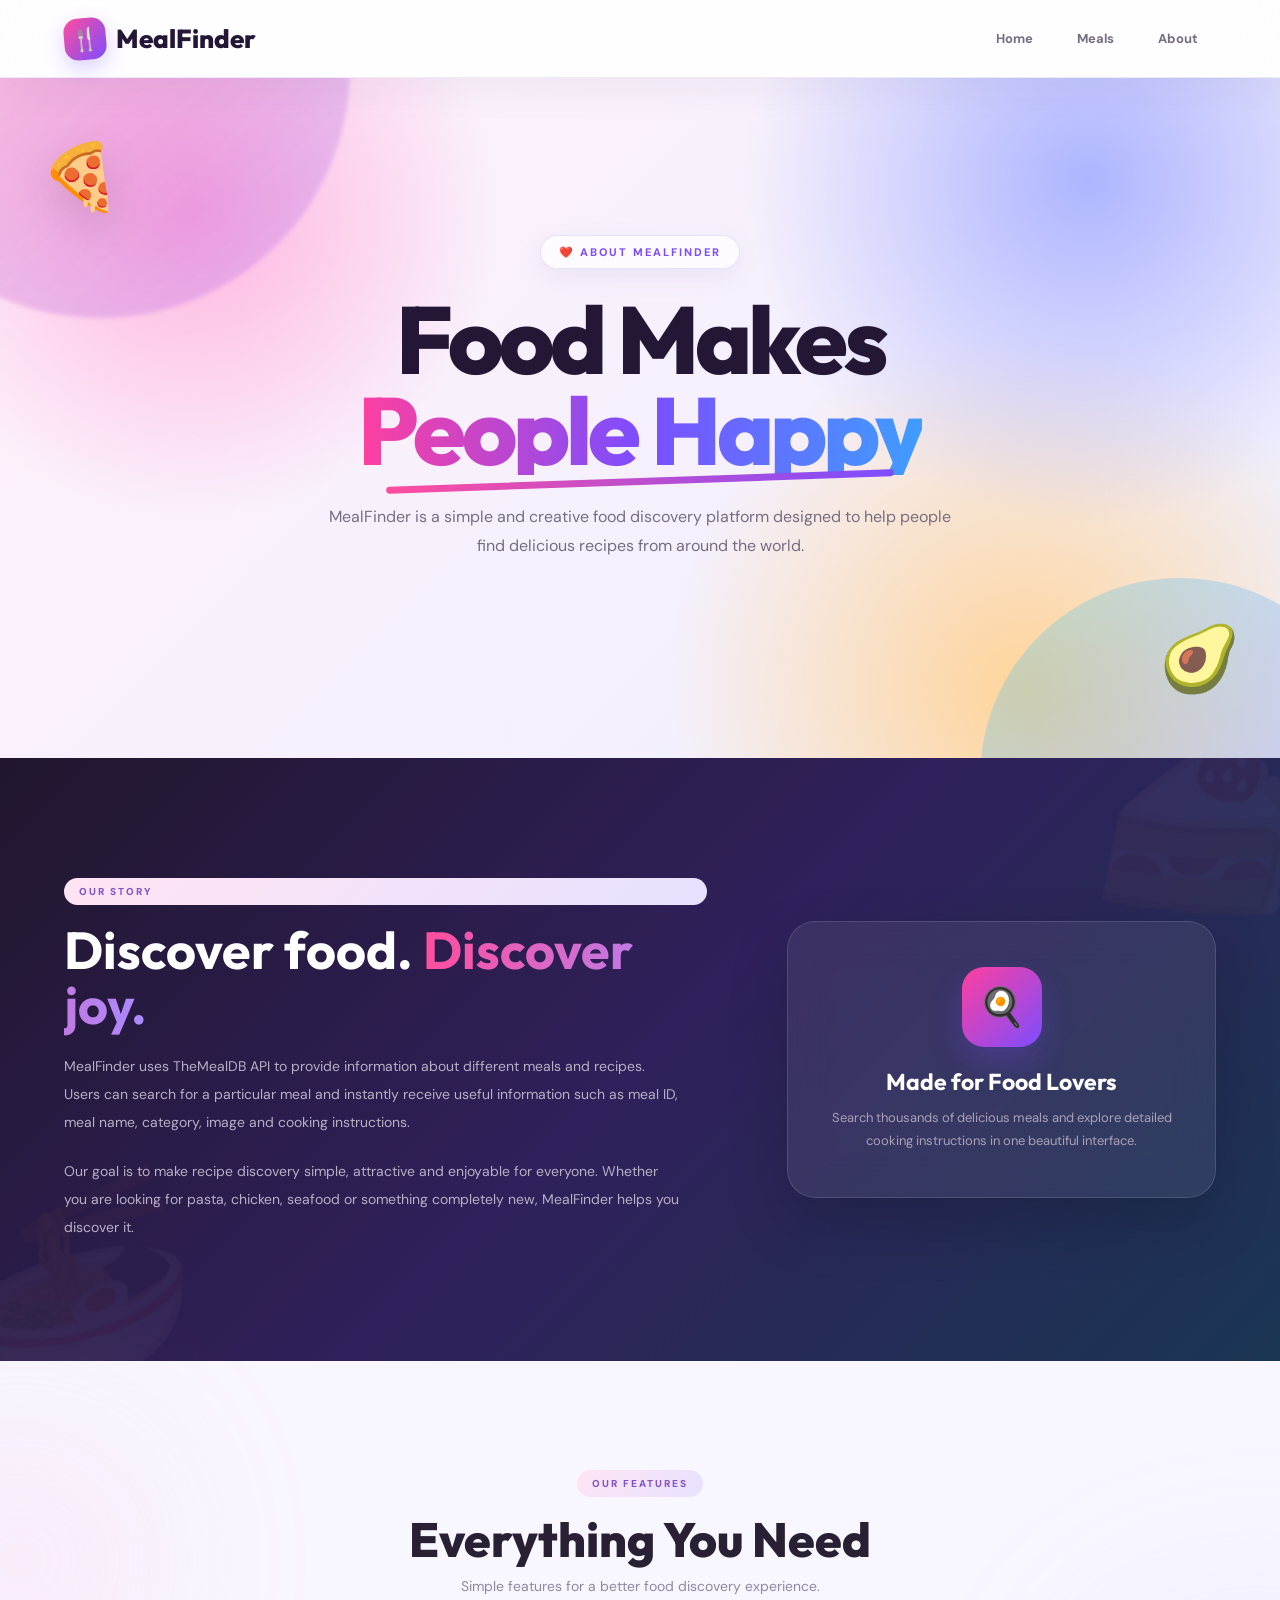
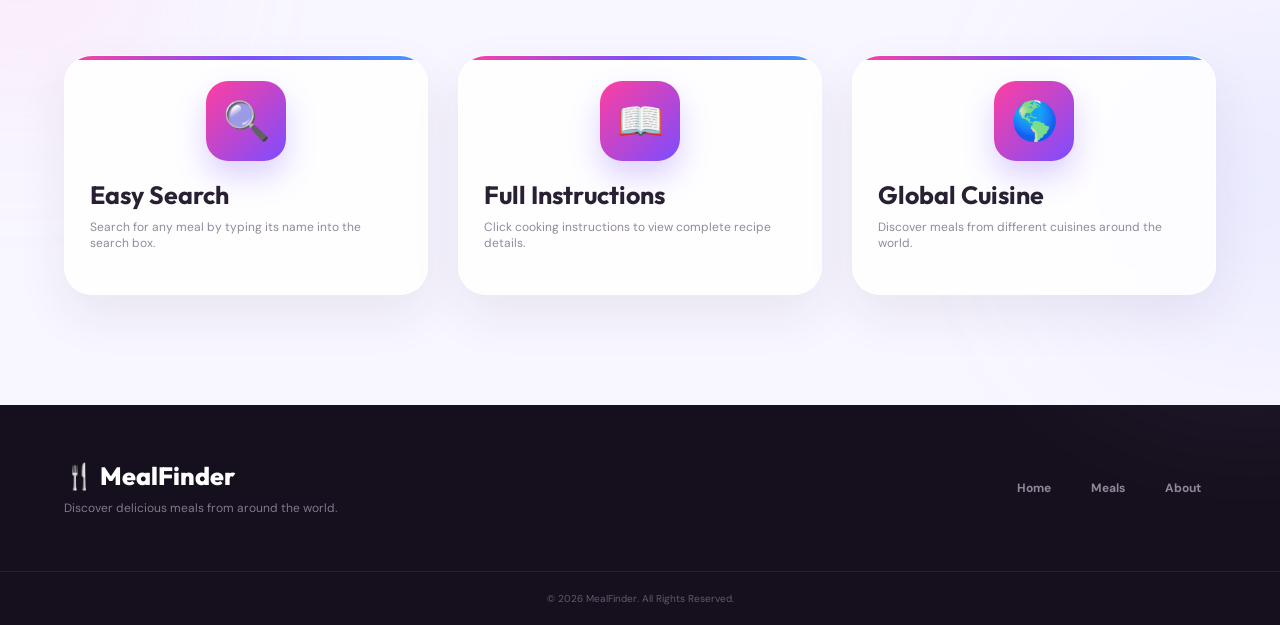
<file: about.html>
<!DOCTYPE html>
<html lang="en">

<head>

    <meta charset="UTF-8">

    <meta
        name="viewport"
        content="width=device-width, initial-scale=1.0"
    >

    <title>MealFinder | About</title>

    <link rel="stylesheet" href="style.css">

</head>

<body>


    <!-- HEADER -->

    <header class="header">

        <div class="container nav-container">

            <a href="index.html" class="logo">

                <span>🍴</span>

                MealFinder

            </a>


            <nav class="navbar">

                <a href="index.html">
                    Home
                </a>

                <a href="meal.html">
                    Meals
                </a>

                <a href="about.html">
                    About
                </a>

            </nav>

        </div>

    </header>



    <!-- ABOUT HERO -->

    <section class="hero about-hero">

        <div class="hero-content">

            <div class="hero-tag">
                ❤️ ABOUT MEALFINDER
            </div>

            <h1>
                Food Makes
                <span>People Happy</span>
            </h1>

            <p>
                MealFinder is a simple and creative food discovery
                platform designed to help people find delicious
                recipes from around the world.
            </p>

        </div>

    </section>



    <!-- ABOUT SECTION -->

    <section class="about-section">

        <div class="container">

            <div class="about-content">

                <div>

                    <div class="about-tag">
                        OUR STORY
                    </div>

                    <h2>
                        Discover food.
                        <span>Discover joy.</span>
                    </h2>

                    <p>
                        MealFinder uses TheMealDB API to provide
                        information about different meals and recipes.
                        Users can search for a particular meal and
                        instantly receive useful information such as
                        meal ID, meal name, category, image and
                        cooking instructions.
                    </p>

                    <br>

                    <p>
                        Our goal is to make recipe discovery simple,
                        attractive and enjoyable for everyone.
                        Whether you are looking for pasta, chicken,
                        seafood or something completely new,
                        MealFinder helps you discover it.
                    </p>

                </div>


                <div class="about-card">

                    <div class="about-icon">
                        🍳
                    </div>

                    <h3>
                        Made for Food Lovers
                    </h3>

                    <p>
                        Search thousands of delicious meals and
                        explore detailed cooking instructions
                        in one beautiful interface.
                    </p>

                </div>

            </div>

        </div>

    </section>



    <!-- FEATURES -->

    <section class="results-section">

        <div class="container">

            <div class="section-heading">

                <span>OUR FEATURES</span>

                <h2>
                    Everything You Need
                </h2>

                <p>
                    Simple features for a better food discovery
                    experience.
                </p>

            </div>


            <div class="meal-grid">


                <div class="meal-card">

                    <div class="meal-content">

                        <div class="about-icon">
                            🔍
                        </div>

                        <h3 class="meal-title">
                            Easy Search
                        </h3>

                        <p class="meal-name">
                            Search for any meal by typing its name
                            into the search box.
                        </p>

                    </div>

                </div>


                <div class="meal-card">

                    <div class="meal-content">

                        <div class="about-icon">
                            📖
                        </div>

                        <h3 class="meal-title">
                            Full Instructions
                        </h3>

                        <p class="meal-name">
                            Click cooking instructions to view
                            complete recipe details.
                        </p>

                    </div>

                </div>


                <div class="meal-card">

                    <div class="meal-content">

                        <div class="about-icon">
                            🌎
                        </div>

                        <h3 class="meal-title">
                            Global Cuisine
                        </h3>

                        <p class="meal-name">
                            Discover meals from different cuisines
                            around the world.
                        </p>

                    </div>

                </div>


            </div>

        </div>

    </section>



    <!-- FOOTER -->

    <footer class="footer">

        <div class="container footer-content">

            <div>

                <div class="footer-logo">
                    🍴 MealFinder
                </div>

                <p>
                    Discover delicious meals from around the world.
                </p>

            </div>


            <div class="footer-links">

                <a href="index.html">
                    Home
                </a>

                <a href="meal.html">
                    Meals
                </a>

                <a href="about.html">
                    About
                </a>

            </div>

        </div>


        <div class="copyright">

            <p>
                © 2026 MealFinder. All Rights Reserved.
            </p>

        </div>

    </footer>


</body>

</html>
</file>
<file: style.css>
/* =========================================================
   MEALFINDER
   CREATIVE FOOD DISCOVERY UI
========================================================= */

@import url('https://fonts.googleapis.com/css2?family=DM+Sans:wght@400;500;600;700&family=Outfit:wght@400;500;600;700;800&display=swap');


/* =========================================================
   GLOBAL
========================================================= */

* {
    margin: 0;
    padding: 0;
    box-sizing: border-box;
}

html {
    scroll-behavior: smooth;
}

body {
    font-family: "DM Sans", sans-serif;
    color: #24202d;
    background: #f8f6ff;
    overflow-x: hidden;
}

a {
    text-decoration: none;
}

button,
input {
    font-family: inherit;
}

button {
    cursor: pointer;
}

img {
    width: 100%;
    display: block;
}

.container {
    width: 90%;
    max-width: 1250px;
    margin: auto;
}

.hidden {
    display: none !important;
}


/* =========================================================
   HEADER
========================================================= */

.header {
    position: sticky;
    top: 0;
    z-index: 9999;

    height: 78px;

    background: rgba(255,255,255,0.78);

    -webkit-backdrop-filter: blur(25px);
    backdrop-filter: blur(25px);

    border-bottom: 1px solid rgba(120,80,180,0.12);

    box-shadow:
        0 10px 40px rgba(50,30,80,0.06);
}

.nav-container {
    height: 100%;

    display: flex;
    align-items: center;
    justify-content: space-between;
}


/* =========================================================
   LOGO
========================================================= */

.logo {
    display: flex;
    align-items: center;
    gap: 10px;

    font-family: "Outfit", sans-serif;

    font-size: 26px;
    font-weight: 800;

    color: #241735;
}

.logo span {
    width: 42px;
    height: 42px;

    display: flex;
    align-items: center;
    justify-content: center;

    border-radius: 14px;

    background:
        linear-gradient(
            135deg,
            #ff4d9d,
            #7c4dff
        );

    box-shadow:
        0 8px 20px rgba(124,77,255,0.25);

    font-size: 22px;

    transform: rotate(-5deg);

    transition: 0.3s;
}

.logo:hover span {
    transform:
        rotate(5deg)
        scale(1.08);
}


/* =========================================================
   NAVIGATION
========================================================= */

.navbar {
    display: flex;
    gap: 8px;
}

.navbar a {
    position: relative;

    padding: 10px 18px;

    color: #756d80;

    font-size: 13px;
    font-weight: 700;

    border-radius: 30px;

    transition: 0.3s;
}

.navbar a::after {
    content: "";

    position: absolute;

    left: 50%;
    bottom: 4px;

    width: 0;
    height: 2px;

    background:
        linear-gradient(
            90deg,
            #ff4d9d,
            #7c4dff
        );

    transform: translateX(-50%);

    transition: 0.3s;
}

.navbar a:hover {
    color: #7c4dff;
}

.navbar a:hover::after {
    width: 25px;
}


/* =========================================================
   HERO
========================================================= */

.hero {
    position: relative;

    min-height: 680px;

    display: flex;
    align-items: center;
    justify-content: center;

    text-align: center;

    overflow: hidden;

    background:
        radial-gradient(
            circle at 15% 20%,
            #ffb3df,
            transparent 25%
        ),
        radial-gradient(
            circle at 85% 15%,
            #aeb5ff,
            transparent 28%
        ),
        radial-gradient(
            circle at 80% 90%,
            #ffd49a,
            transparent 30%
        ),
        linear-gradient(
            135deg,
            #fff1fa,
            #eef0ff
        );
}


/* decorative blobs */

.hero::before {
    content: "";

    position: absolute;

    width: 500px;
    height: 500px;

    border-radius: 50%;

    background:
        linear-gradient(
            135deg,
            rgba(255,77,157,0.35),
            rgba(124,77,255,0.2)
        );

    filter: blur(2px);

    top: -260px;
    left: -150px;

    animation:
        blobMove 8s ease-in-out infinite;
}

.hero::after {
    content: "";

    position: absolute;

    width: 400px;
    height: 400px;

    border-radius: 50%;

    background:
        linear-gradient(
            135deg,
            rgba(0,210,255,0.22),
            rgba(124,77,255,0.25)
        );

    bottom: -220px;
    right: -100px;

    animation:
        blobMove 10s ease-in-out infinite reverse;
}

@keyframes blobMove {

    0%,
    100% {
        transform: translate(0,0) rotate(0);
    }

    50% {
        transform:
            translate(35px,25px)
            rotate(15deg);
    }

}


/* =========================================================
   FLOATING FOOD
========================================================= */

.hero-content::before {
    content: "🍕";

    position: absolute;

    top: -100px;
    left: -150px;

    font-size: 65px;

    filter:
        drop-shadow(
            0 15px 20px rgba(0,0,0,0.12)
        );

    animation:
        foodFloat 5s ease-in-out infinite;
}

.hero-content::after {
    content: "🥑";

    position: absolute;

    bottom: -100px;
    right: -150px;

    font-size: 65px;

    animation:
        foodFloat 6s ease-in-out infinite reverse;
}

@keyframes foodFloat {

    0%,
    100% {
        transform:
            translateY(0)
            rotate(-8deg);
    }

    50% {
        transform:
            translateY(-25px)
            rotate(10deg);
    }

}


/* =========================================================
   HERO CONTENT
========================================================= */

.hero-content {
    position: relative;
    z-index: 2;

    width: min(900px, 90%);
}


/* =========================================================
   HERO TAG
========================================================= */

.hero-tag {
    display: inline-flex;

    padding: 9px 18px;

    margin-bottom: 25px;

    border: 1px solid rgba(124,77,255,0.15);

    border-radius: 50px;

    background:
        rgba(255,255,255,0.7);

    -webkit-backdrop-filter: blur(10px);
    -webkit-backdrop-filter: blur(10px);
    -webkit-backdrop-filter: blur(10px);
    -webkit-backdrop-filter: blur(10px);
    backdrop-filter: blur(10px);

    color: #7c4dff;

    font-size: 11px;
    font-weight: 800;

    letter-spacing: 2px;

    box-shadow:
        0 8px 25px rgba(100,70,150,0.08);
}


/* =========================================================
   HERO TITLE
========================================================= */

.hero h1 {
    font-family: "Outfit", sans-serif;

    font-size: clamp(55px, 8vw, 95px);

    line-height: 0.95;

    font-weight: 800;

    letter-spacing: -4px;

    color: #241735;

    margin-bottom: 28px;
}

.hero h1 span {
    display: inline-block;

    background:
        linear-gradient(
            90deg,
            #ff3f9f,
            #7c4dff,
            #3f9dff
        );

    -webkit-background-clip: text;
    background-clip: text;

    color: transparent;

    position: relative;
}

.hero h1 span::after {
    content: "";

    position: absolute;

    left: 5%;
    bottom: -10px;

    width: 90%;
    height: 7px;

    border-radius: 20px;

    background:
        linear-gradient(
            90deg,
            #ff4d9d,
            #7c4dff
        );

    transform:
        rotate(-2deg);
}


/* =========================================================
   HERO DESCRIPTION
========================================================= */

.hero p {
    max-width: 650px;

    margin: 0 auto 40px;

    color: #766e80;

    font-size: 16px;

    line-height: 1.8;
}


/* =========================================================
   SEARCH
========================================================= */

.search-box {
    position: relative;

    display: flex;

    width: min(720px,100%);

    margin: auto;

    padding: 7px;

    background: rgba(255,255,255,0.85);

    border: 2px solid white;

    border-radius: 24px;

    box-shadow:
        0 25px 70px rgba(90,60,130,0.15);

    -webkit-backdrop-filter: blur(15px);
    -webkit-backdrop-filter: blur(15px);
    -webkit-backdrop-filter: blur(15px);
    backdrop-filter: blur(15px);

    transition: 0.4s;
}

.search-box:focus-within {
    transform: translateY(-5px);

    box-shadow:
        0 30px 80px rgba(90,60,130,0.22);
}

.search-box input {
    flex: 1;

    border: none;
    outline: none;

    background: transparent;

    padding: 16px 20px;

    color: #31283b;

    font-size: 15px;
}

.search-box input::placeholder {
    color: #aaa2b0;
}

.search-box button {
    border: none;

    padding: 15px 30px;

    border-radius: 18px;

    background:
        linear-gradient(
            135deg,
            #ff3f9f,
            #7c4dff
        );

    color: white;

    font-weight: 800;

    box-shadow:
        0 10px 25px rgba(124,77,255,0.3);

    transition: 0.3s;
}

.search-box button:hover {
    transform: scale(1.04);

    box-shadow:
        0 15px 35px rgba(124,77,255,0.4);
}


/* =========================================================
   RESULTS
========================================================= */

.results-section {
    position: relative;

    padding: 110px 0;

    background:
        #f8f6ff;
}

.results-section::before {
    content: "";

    position: absolute;

    width: 200px;
    height: 200px;

    border-radius: 50%;

    background: #ffb7df;

    filter: blur(100px);

    opacity: 0.35;

    left: -80px;
    top: 100px;
}

.results-section::after {
    content: "";

    position: absolute;

    width: 250px;
    height: 250px;

    border-radius: 50%;

    background: #b5baff;

    filter: blur(110px);

    opacity: 0.35;

    right: -100px;
    bottom: 100px;
}


/* =========================================================
   SECTION HEADING
========================================================= */

.section-heading {
    position: relative;
    z-index: 2;

    text-align: center;

    margin-bottom: 60px;
}

.section-heading span,
.about-tag {
    padding: 7px 15px;

    border-radius: 30px;

    background:
        linear-gradient(
            135deg,
            #ffe4f3,
            #e7e1ff
        );

    color: #8152c9;

    font-size: 10px;
    font-weight: 800;

    letter-spacing: 2px;
}

.section-heading h2 {
    margin: 17px 0 8px;

    font-family: "Outfit", sans-serif;

    font-size: 48px;

    font-weight: 800;

    color: #292034;
}

.section-heading p {
    color: #91889d;

    font-size: 14px;
}


/* =========================================================
   MEAL GRID
========================================================= */

.meal-grid {
    position: relative;
    z-index: 2;

    display: grid;

    grid-template-columns:
        repeat(3, 1fr);

    gap: 30px;
}


/* =========================================================
   MEAL CARD
========================================================= */

.meal-card {
    position: relative;

    overflow: hidden;

    display: flex;
    flex-direction: column;

    background:
        rgba(255,255,255,0.85);

    border: 1px solid rgba(255,255,255,0.95);

    border-radius: 28px;

    box-shadow:
        0 20px 50px rgba(50,35,90,0.08);

    backdrop-filter: blur(15px);

    transition:
        transform 0.45s ease,
        box-shadow 0.45s ease;
}

.meal-card:hover {
    transform:
        translateY(-12px);

    box-shadow:
        0 35px 80px rgba(50,35,90,0.15);
}


/* colored top line */

.meal-card::before {
    content: "";

    position: absolute;

    top: 0;
    left: 0;

    width: 100%;
    height: 4px;

    background:
        linear-gradient(
            90deg,
            #ff3f9f,
            #7c4dff,
            #3f9dff
        );

    z-index: 5;
}


/* =========================================================
   MEAL IMAGE
========================================================= */

.meal-image {
    position: relative;

    height: 255px;

    overflow: hidden;
}

.meal-image img {
    height: 100%;

    object-fit: cover;

    transition:
        transform 0.7s ease;
}

.meal-card:hover .meal-image img {
    transform: scale(1.12);
}


/* image gradient */

.meal-image::after {
    content: "";

    position: absolute;

    inset: 0;

    background:
        linear-gradient(
            to bottom,
            transparent 50%,
            rgba(20,12,30,0.35)
        );
}


/* =========================================================
   ID BADGE
========================================================= */

.meal-id {
    position: absolute;

    top: 16px;
    right: 16px;

    z-index: 4;

    padding: 8px 13px;

    border-radius: 12px;

    background:
        rgba(255,255,255,0.88);

    backdrop-filter: blur(10px);

    color: #5f4d72;

    font-size: 10px;
    font-weight: 800;

    box-shadow:
        0 8px 20px rgba(0,0,0,0.12);
}


/* =========================================================
   MEAL CONTENT
========================================================= */

.meal-content {
    display: flex;
    flex-direction: column;

    flex: 1;

    padding: 25px;
}

.meal-category {
    width: fit-content;

    padding: 6px 11px;

    margin-bottom: 12px;

    border-radius: 8px;

    background:
        #f0eaff;

    color: #7551bd;

    font-size: 9px;

    font-weight: 900;

    letter-spacing: 1.5px;

    text-transform: uppercase;
}

.meal-title {
    font-family: "Outfit", sans-serif;

    font-size: 25px;

    line-height: 1.15;

    color: #292034;

    margin-bottom: 9px;
}

.meal-name {
    margin-bottom: 18px;

    color: #92899b;

    font-size: 12px;
}

.meal-name strong {
    color: #62586b;
}

.instruction-title {
    color: #3a3044;

    font-size: 13px;
    font-weight: 800;

    margin-bottom: 8px;
}

.instruction-title::before {
    content: "👨‍🍳";

    margin-right: 6px;
}

.instructions {
    color: #82798c;

    font-size: 12px;

    line-height: 1.8;

    display: -webkit-box;

    -webkit-line-clamp: 4;

    line-clamp: 4;

    -webkit-box-orient: vertical;

    overflow: hidden;
}


/* =========================================================
   COOKING BUTTON
========================================================= */

.instruction-btn {
    width: 100%;

    margin-top: 20px;

    padding: 13px;

    border: none;

    border-radius: 15px;

    background:
        linear-gradient(
            135deg,
            #292034,
            #60439a
        );

    color: white;

    font-size: 12px;
    font-weight: 800;

    box-shadow:
        0 8px 20px rgba(60,40,100,0.2);

    transition: 0.35s;
}

.instruction-btn:hover {
    background:
        linear-gradient(
            135deg,
            #ff3f9f,
            #7c4dff
        );

    transform:
        translateY(-3px);

    box-shadow:
        0 13px 30px rgba(124,77,255,0.3);
}


/* =========================================================
   SHOW ALL
========================================================= */

.show-all-container {
    position: relative;
    z-index: 3;

    display: flex;

    justify-content: center;

    margin-top: 60px;
}

.show-all-btn {
    position: relative;

    overflow: hidden;

    border: none;

    padding: 16px 35px;

    border-radius: 50px;

    background:
        linear-gradient(
            135deg,
            #ff3f9f,
            #7c4dff
        );

    color: white;

    font-size: 12px;

    font-weight: 900;

    letter-spacing: 1.5px;

    box-shadow:
        0 12px 30px rgba(124,77,255,0.3);

    transition: 0.35s;
}

.show-all-btn::before {
    content: "";

    position: absolute;

    top: 0;
    left: -100%;

    width: 100%;
    height: 100%;

    background:
        linear-gradient(
            90deg,
            transparent,
            rgba(255,255,255,0.35),
            transparent
        );

    transition: 0.5s;
}

.show-all-btn:hover::before {
    left: 100%;
}

.show-all-btn:hover {
    transform:
        translateY(-5px)
        scale(1.04);
}


/* =========================================================
   LOADING
========================================================= */

.loading {
    position: relative;
    z-index: 5;

    text-align: center;

    padding: 70px;

    color: #81778d;
}

.spinner {
    width: 58px;
    height: 58px;

    margin: auto auto 18px;

    border: 4px solid #e9e2f5;

    border-top-color: #ff3f9f;

    border-right-color: #7c4dff;

    border-radius: 50%;

    animation:
        spin 0.8s linear infinite;
}

@keyframes spin {
    to {
        transform: rotate(360deg);
    }
}


/* =========================================================
   MESSAGE
========================================================= */

.message {
    position: relative;
    z-index: 5;

    width: min(650px,90%);

    margin: 30px auto;

    padding: 25px;

    text-align: center;

    border-radius: 20px;

    background: white;

    border: 1px solid #eadff5;

    color: #7d728a;

    box-shadow:
        0 15px 40px rgba(70,40,100,0.08);
}


/* =========================================================
   ABOUT
========================================================= */

.about-section {
    position: relative;

    padding: 120px 0;

    overflow: hidden;

    background:
        linear-gradient(
            135deg,
            #21162e,
            #30205b,
            #1a3653
        );

    color: white;
}

.about-section::before {
    content: "🍜";

    position: absolute;

    font-size: 200px;

    opacity: 0.04;

    left: -50px;
    bottom: -60px;

    transform: rotate(-15deg);
}

.about-section::after {
    content: "🍰";

    position: absolute;

    font-size: 180px;

    opacity: 0.04;

    right: -40px;
    top: -50px;

    transform: rotate(15deg);
}

.about-content {
    position: relative;
    z-index: 2;

    display: grid;

    grid-template-columns:
        1.5fr 1fr;

    align-items: center;

    gap: 80px;
}

.about-content h2 {
    margin: 18px 0 20px;

    font-family: "Outfit", sans-serif;

    font-size: 52px;

    line-height: 1.05;

    color: white;
}

.about-content h2 span {
    background:
        linear-gradient(
            90deg,
            #ff4d9d,
            #a98bff
        );

    -webkit-background-clip: text;
    background-clip: text;

    color: transparent;
}

.about-content > div:first-child p {
    max-width: 620px;

    color: #b8afc5;

    font-size: 14px;

    line-height: 2;
}


/* =========================================================
   ABOUT CARD
========================================================= */

.about-card {
    padding: 45px 35px;

    text-align: center;

    border: 1px solid rgba(255,255,255,0.12);

    border-radius: 28px;

    background:
        rgba(255,255,255,0.07);

    -webkit-backdrop-filter: blur(20px);
    backdrop-filter: blur(20px);

    box-shadow:
        0 25px 60px rgba(0,0,0,0.18);

    transition: 0.4s;
}

.about-card:hover {
    transform: translateY(-10px);

    background:
        rgba(255,255,255,0.1);
}

.about-icon {
    width: 80px;
    height: 80px;

    display: flex;
    align-items: center;
    justify-content: center;

    margin: auto auto 20px;

    border-radius: 22px;

    background:
        linear-gradient(
            135deg,
            #ff3f9f,
            #7c4dff
        );

    font-size: 38px;

    box-shadow:
        0 15px 30px rgba(124,77,255,0.25);
}

.about-card h3 {
    margin-bottom: 10px;

    font-family: "Outfit", sans-serif;

    font-size: 23px;
}

.about-card p {
    color: #aaa1b6;

    font-size: 13px;

    line-height: 1.8;
}


/* =========================================================
   FOOTER
========================================================= */

.footer {
    background: #16101e;

    color: white;
}

.footer-content {
    display: flex;

    justify-content: space-between;
    align-items: center;

    padding: 55px 0;
}

.footer-logo {
    font-family: "Outfit", sans-serif;

    font-size: 25px;
    font-weight: 800;

    color: white;
}

.footer-content p {
    margin-top: 8px;

    color: #81788b;

    font-size: 12px;
}

.footer-links {
    display: flex;

    gap: 10px;
}

.footer-links a {
    padding: 9px 15px;

    border-radius: 30px;

    color: #918799;

    font-size: 12px;
    font-weight: 700;

    transition: 0.3s;
}

.footer-links a:hover {
    color: white;

    background:
        rgba(255,255,255,0.08);
}

.copyright {
    padding: 20px;

    text-align: center;

    border-top:
        1px solid rgba(255,255,255,0.07);
}

.copyright p {
    color: #62596b;

    font-size: 10px;
}


/* =========================================================
   COOKING MODAL
========================================================= */

.modal {
    position: fixed;

    inset: 0;

    z-index: 999999;

    display: flex;

    align-items: center;
    justify-content: center;

    padding: 20px;

    background:
        rgba(21,14,31,0.78);

    -webkit-backdrop-filter: blur(18px);

    backdrop-filter: blur(18px);

    animation:
        fadeIn 0.3s ease;
}

@keyframes fadeIn {
    from {
        opacity: 0;
    }

    to {
        opacity: 1;
    }
}


/* modal box */

.modal-content {
    position: relative;

    width: min(850px,100%);

    max-height: 90vh;

    overflow-y: auto;

    padding: 30px;

    border:
        1px solid rgba(255,255,255,0.8);

    border-radius: 32px;

    background:
        linear-gradient(
            145deg,
            #ffffff,
            #fbf8ff
        );

    box-shadow:
        0 40px 100px rgba(0,0,0,0.35);

    animation:
        modalUp 0.4s ease;
}

@keyframes modalUp {

    from {
        opacity: 0;

        transform:
            translateY(40px)
            scale(0.95);
    }

    to {
        opacity: 1;

        transform:
            translateY(0)
            scale(1);
    }
}


/* close */

.close-modal {
    position: absolute;

    top: 18px;
    right: 18px;

    z-index: 5;

    width: 45px;
    height: 45px;

    border: none;

    border-radius: 50%;

    background:
        rgba(255,255,255,0.9);

    color: #4a3a55;

    font-size: 25px;

    box-shadow:
        0 8px 25px rgba(40,20,60,0.15);

    transition: 0.3s;
}

.close-modal:hover {
    color: white;

    background:
        linear-gradient(
            135deg,
            #ff3f9f,
            #7c4dff
        );

    transform:
        rotate(90deg)
        scale(1.1);
}


/* modal image */

.modal-image {
    width: 100%;

    height: 330px;

    object-fit: cover;

    border-radius: 24px;

    margin-bottom: 25px;
}


/* modal title */

.modal-title {
    padding-right: 50px;

    margin-bottom: 16px;

    font-family: "Outfit", sans-serif;

    font-size: 36px;

    font-weight: 800;

    color: #292034;
}


/* modal info */

.modal-info {
    display: flex;

    flex-wrap: wrap;

    gap: 9px;

    margin-bottom: 30px;
}

.modal-info span {
    padding: 8px 13px;

    border-radius: 10px;

    background:
        #f0eaff;

    color: #7653b5;

    font-size: 11px;
    font-weight: 800;
}


/* instruction heading */

.modal-instruction-title {
    padding-bottom: 13px;

    margin-bottom: 15px;

    border-bottom:
        1px dashed #ddd1e8;

    color: #31263b;

    font-size: 18px;

    font-weight: 800;
}


/* instruction */

.modal-instructions {
    color: #6e6477;

    font-size: 14px;

    line-height: 2;

    white-space: pre-line;
}


/* scrollbar */

.modal-content::-webkit-scrollbar {
    width: 7px;
}

.modal-content::-webkit-scrollbar-track {
    background: #f4f0f8;
}

.modal-content::-webkit-scrollbar-thumb {
    background:
        linear-gradient(
            #ff3f9f,
            #7c4dff
        );

    border-radius: 20px;
}


/* =========================================================
   CARD ANIMATION
========================================================= */

.meal-card {
    animation:
        cardAppear 0.6s ease both;
}

.meal-card:nth-child(1) {
    animation-delay: 0.05s;
}

.meal-card:nth-child(2) {
    animation-delay: 0.10s;
}

.meal-card:nth-child(3) {
    animation-delay: 0.15s;
}

.meal-card:nth-child(4) {
    animation-delay: 0.20s;
}

.meal-card:nth-child(5) {
    animation-delay: 0.25s;
}

@keyframes cardAppear {

    from {
        opacity: 0;

        transform:
            translateY(35px)
            scale(0.96);
    }

    to {
        opacity: 1;

        transform:
            translateY(0)
            scale(1);
    }
}


/* =========================================================
   TABLET
========================================================= */

@media (max-width: 1000px) {

    .meal-grid {
        grid-template-columns:
            repeat(2,1fr);
    }

    .about-content {
        grid-template-columns: 1fr;

        gap: 50px;
    }

    .about-card {
        max-width: 500px;

        margin: auto;
    }
}


/* =========================================================
   MOBILE
========================================================= */

@media (max-width: 650px) {

    .header {
        height: auto;

        padding: 14px 0;
    }

    .nav-container {
        flex-direction: column;

        gap: 10px;
    }

    .navbar {
        gap: 3px;
    }

    .navbar a {
        padding: 7px 11px;

        font-size: 11px;
    }


    .hero {
        min-height: 630px;
    }

    .hero h1 {
        font-size: 52px;

        letter-spacing: -2px;
    }

    .hero h1 span {
        display: block;
    }

    .hero p {
        font-size: 14px;
    }

    .hero-content::before,
    .hero-content::after {
        display: none;
    }


    .search-box {
        flex-direction: column;

        padding: 6px;

        border-radius: 20px;
    }

    .search-box input {
        width: 100%;
    }

    .search-box button {
        width: 100%;
    }


    .results-section {
        padding: 80px 0;
    }

    .section-heading h2 {
        font-size: 38px;
    }

    .meal-grid {
        grid-template-columns: 1fr;

        gap: 25px;
    }


    .about-section {
        padding: 80px 0;
    }

    .about-content h2 {
        font-size: 40px;
    }


    .modal {
        padding: 10px;
    }

    .modal-content {
        padding: 22px;

        border-radius: 25px;

        max-height: 93vh;
    }

    .modal-image {
        height: 220px;

        border-radius: 18px;
    }

    .modal-title {
        font-size: 28px;
    }

    .modal-instructions {
        font-size: 13px;

        line-height: 1.85;
    }


    .footer-content {
        flex-direction: column;

        text-align: center;

        gap: 25px;
    }

    .footer-links {
        justify-content: center;

        flex-wrap: wrap;
    }
}


/* =========================================================
   SMALL MOBILE
========================================================= */

@media (max-width: 400px) {

    .logo {
        font-size: 22px;
    }

    .logo span {
        width: 37px;
        height: 37px;
    }

    .hero h1 {
        font-size: 43px;
    }

    .hero-tag {
        font-size: 9px;

        letter-spacing: 1px;
    }

    .meal-image {
        height: 220px;
    }

    .meal-content {
        padding: 21px;
    }
}
.home-button {
    display: inline-block;
    margin-top: 25px;
    padding: 16px 32px;
    text-decoration: none;
    font-size: 16px;
    font-weight: 700;
    border-radius: 14px;
    transition: 0.3s ease;
}

.home-button:hover {
    transform: translateY(-4px) scale(1.03);
}
</file>
